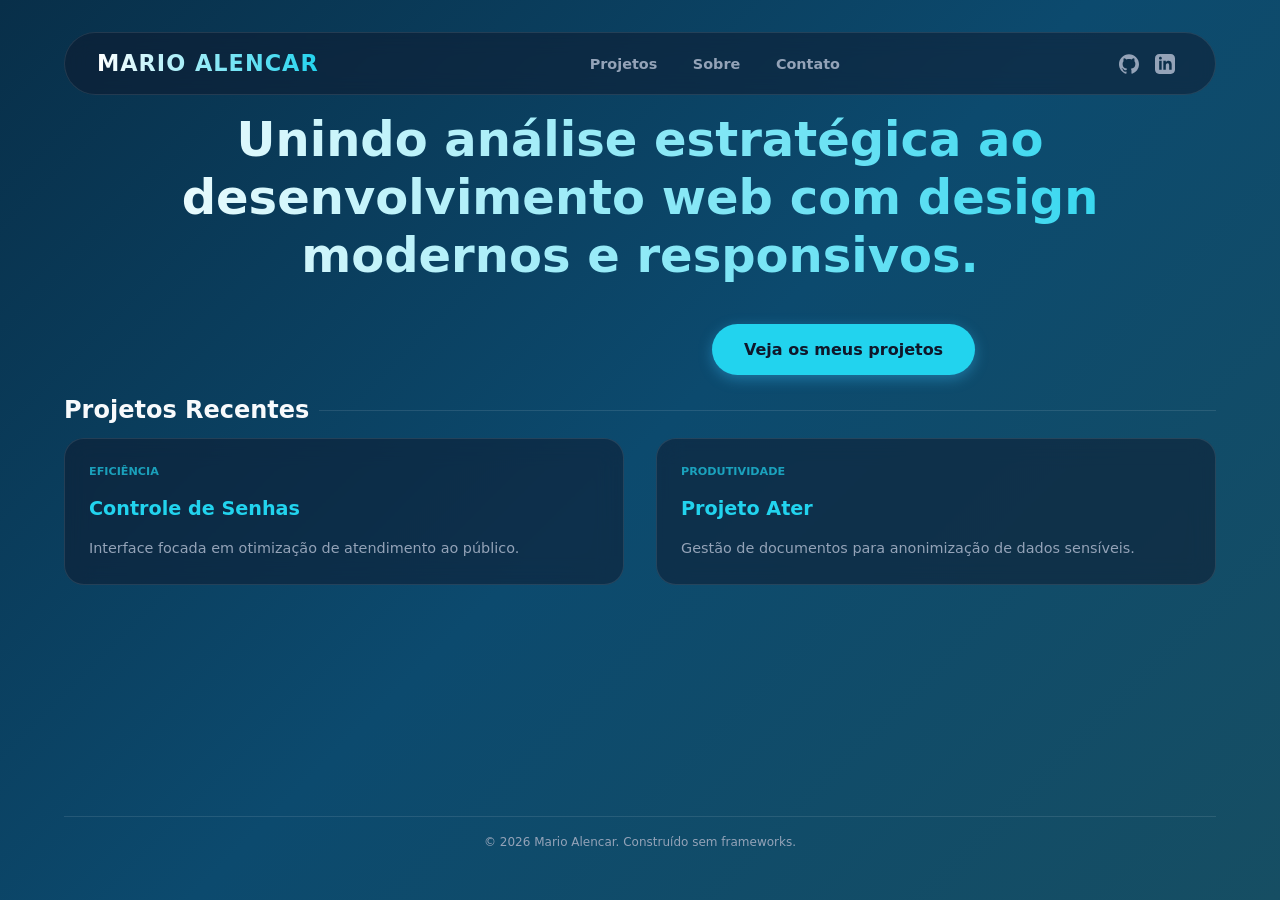
<file: index.html>
<!DOCTYPE html>
<html lang="pt-BR">
<head>
    <meta charset="UTF-8">
    <meta name="viewport" content="width=device-width, initial-scale=1.0">
    <link rel="stylesheet" href="style.css">
    
    <title>Portifólio - Mario Alencar</title>
    
</head>
<body>
    <div class="conteudo">
        <header>
            <div class="logo"><strong>Mario</strong> Alencar</div>
            <nav>
                <a href="#projetos-modal"><button>Projetos</button></a>
                <a href="#sobre-modal"><button>Sobre</button></a>
                <a href="#contato"><button>Contato</button></a>
            </nav>
            <div class="social-icons">
                <a href="https://github.com/marioalencar" target="_blank" class="social-link" title="GitHub">
                        <svg viewBox="0 0 24 24"><path d="M12 .297c-6.63 0-12 5.373-12 12 0 5.303 3.438 9.8 8.205 11.385.6.113.82-.258.82-.577 0-.285-.01-1.04-.015-2.04-3.338.724-4.042-1.61-4.042-1.61C4.422 18.07 3.633 17.7 3.633 17.7c-1.087-.744.084-.729.084-.729 1.205.084 1.838 1.236 1.838 1.236 1.07 1.835 2.809 1.305 3.495.998.108-.776.417-1.305.76-1.605-2.665-.3-5.466-1.332-5.466-5.93 0-1.31.465-2.38 1.235-3.22-.135-.303-.54-1.523.105-3.176 0 0 1.005-.322 3.3 1.23.96-.267 1.98-.399 3-.405 1.02.006 2.04.138 3 .405 2.28-1.552 3.285-1.23 3.285-1.23.645 1.653.24 2.873.12 3.176.765.84 1.23 1.91 1.23 3.22 0 4.61-2.805 5.625-5.475 5.92.42.36.81 1.096.81 2.22 0 1.606-.015 2.896-.015 3.286 0 .315.21.69.825.57C20.565 22.092 24 17.592 24 12.297c0-6.627-5.373-12-12-12"/></svg>
                </a>
                <a href="https://www.linkedin.com/in/mario-alencar-9182b4324/" target="_blank" class="social-link" title="LinkedIn">
                        <svg viewBox="0 0 24 24"><path d="M19 0h-14c-2.761 0-5 2.239-5 5v14c0 2.761 2.239 5 5 5h14c2.762 0 5-2.239 5-5v-14c0-2.761-2.238-5-5-5zm-11 19h-3v-11h3v11zm-1.5-12.268c-.966 0-1.75-.79-1.75-1.764s.784-1.764 1.75-1.764 1.75.79 1.75 1.764-.783 1.764-1.75 1.764zm13.5 12.268h-3v-5.604c0-3.368-4-3.113-4 0v5.604h-3v-11h3v1.765c1.396-2.586 7-2.777 7 2.476v6.759z"/></svg>
                </a>
            </div>
        </header>
        <main>
            <section class="hero">
                <h1>Unindo análise estratégica ao desenvolvimento web com design modernos e responsivos.</h1>
                <p></p>
                <a href="#projetos-modal" class="btn">Veja os meus projetos</a>
            </section>

            <section id="projetos-lista">
                <h2>Projetos Recentes</h2>
                <div class="projetos-grid">
                    <article class="card">
                        <span class="card-tag">Eficiência</span>
                        <h3>Controle de Senhas</h3>
                        <p>Interface focada em otimização de atendimento ao público.</p>
                    </article>
                    <article class="card">
                        <span class="card-tag">Produtividade</span>
                        <h3>Projeto Ater</h3>
                        <p>Gestão de documentos para anonimização de dados sensíveis.</p>
                    </article>
                </div>
            </section>
        </main>

        <footer>
           
            &copy; 2026 Mario Alencar. Construído sem frameworks.
        </footer>
    </div>

    
    <section id="contato">
        <a href="#" class="overlay-fechar"></a>
        <div class="modal-content">
            <div style="display: flex; justify-content: space-between; align-items: center; text-align: center; margin-bottom: 1.5rem;">
                <h2>Contato</h2>
                <a href="#" style="color: var(--text-dim); text-decoration: none; font-size: 1.5rem;">&times;</a>
            </div>
            <form action="#" method="POST" class="contato-form">
                <div class="form-group">
                    <label>Nome</label>
                    <input type="text" name="name" required>
                </div>
                <div class="form-group">
                    <label>E-mail</label>
                    <input type="email" name="email" required>
                </div>
                <div class="form-group">
                    <label>Mensagem</label>
                    <textarea rows="4" required></textarea>
                </div>
                <button type="submit" class="btn" style=" border: none;">Enviar Mensagem</button>
            </form>
            <a href="#" class="btn-fechar">Voltar</a>
        </div>
    </section>

    
    <section id="sobre-modal">
        <a href="#" class="overlay-fechar"></a>
        <div class="modal-content">
            <div style="display: flex; justify-content: space-between; align-items: center; margin-bottom: 1.5rem;">
                <h2 style="display:flex; text-align: center;">Sobre Mim</h2>
                <a href="#" style="color: var(--text-dim); text-decoration: none; font-size: 1.5rem;">&times;</a>
            </div>
            <div style="color: var(--text-dim); font-size: 1rem; line-height: 1.6;">
                <p style="margin-bottom: 1rem; text-align: justify;">Sou Mario Alencar, geógrafo e mestre interdisciplinar.</p>
                <p style="margin-bottom: 1rem;">Utilizo o meu background analítico para criar soluções digitais que não só funcionam bem, como resolvem problemas reais de utilizadores.</p>
                <p>O meu foco atual é o desenvolvimento de interfaces fluidas e seguras.</p>
            </div>
            <a href="#" class="btn-fechar">Voltar</a>
        </div>
    </section>

    
    <section id="projetos-modal">
        <a href="#" class="overlay-fechar"></a>
        <div class="modal-content">
            <div style="display: flex; justify-content: space-between; align-items: center; margin-bottom: 0.5rem;">
                <h2>Todos os Projetos</h2>
                <a href="#" style="color: var(--text-dim); text-decoration: none; font-size: 1.5rem;">&times;</a>
            </div>
            <div class="projeto-card" tabindex="0">
                    <h3>Controle de Senhas</h3>
                    <p>Interface focada em otimização de atendimento ao público.</p>
            </div>
            <div class="projeto-card" tabindex="0">
                    <h3>Ater</h3>
                    <p>Gestão de documentos para anonimização de dados sensíveis em consonância com a LGPD.</p>
            </div>
            <div class="projeto-card" tabindex="0">
                
                    <h3>Sumarta</h3>
                    <p>Gestor financeiro web e mobile.</p>
            </div>
            <div class="projeto-card" tabindex="0">
                    <h3>Pitiko</h3>
                    <p>Jogo de plataforma 2D, compartivel mobile.</p>
            </div>
            <a href="#" class="btn-fechar">Voltar</a>
        </div>
    </section>
</body>
</html>
</file>
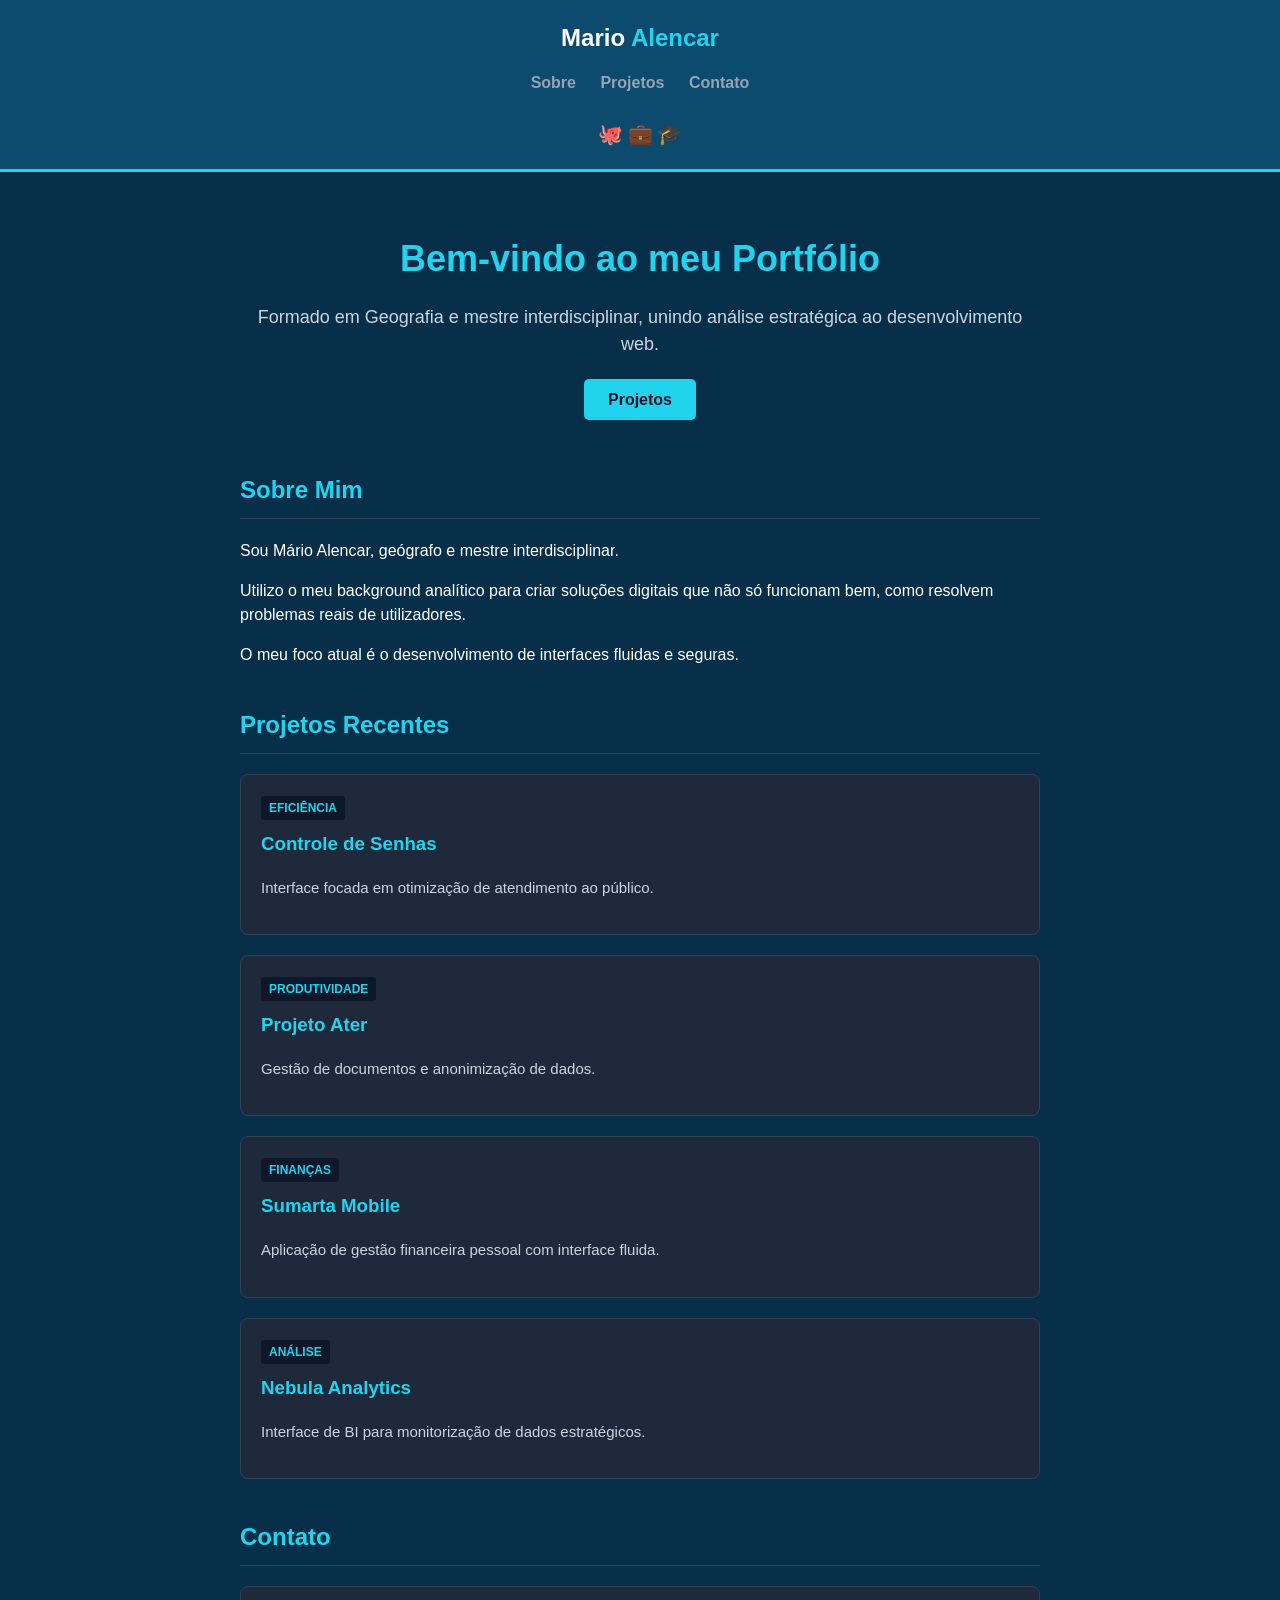
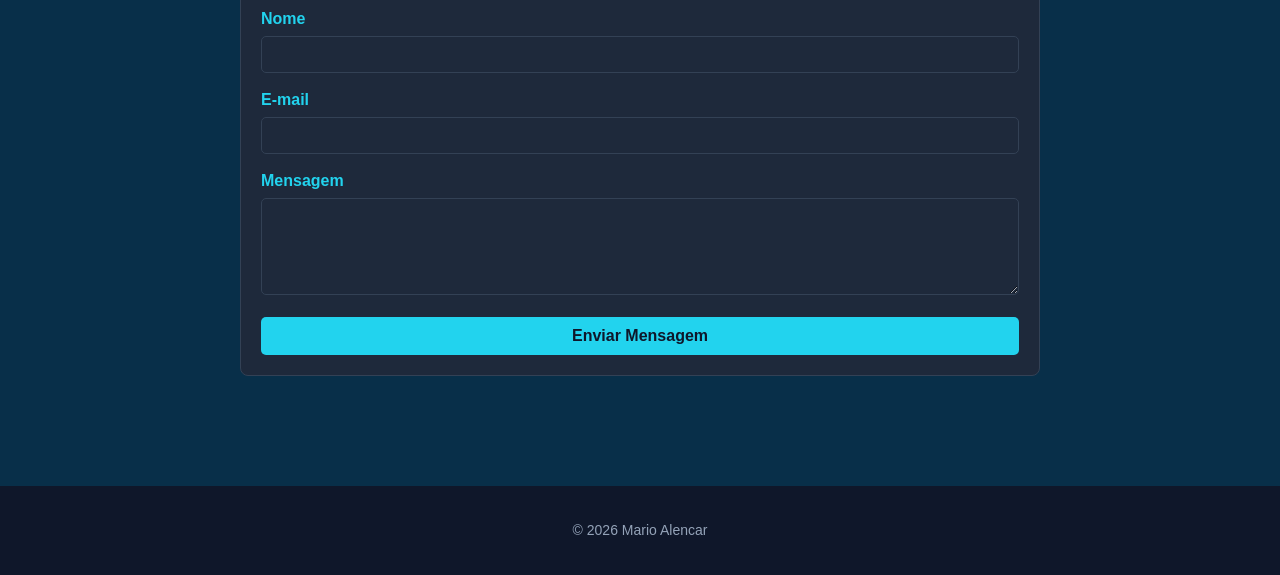
<file: index1.html>
<!DOCTYPE html>
<html lang="pt-BR">
<head>
    <meta charset="UTF-8">
    <meta name="viewport" content="width=device-width, initial-scale=1.0">
    <title>Portfólio - Mario Alencar</title>
    <style>
        /* CSS Básico - Sem variáveis, usando cores fixas */
        body {
            background-color: #082f49; /* Fundo azul escuro sólido, sem gradiente complexo */
            color: white;
            font-family: Arial, Helvetica, sans-serif;
            margin: 0;
            padding: 0;
            line-height: 1.5;
        }

        .container {
            width: 90%;
            max-width: 800px;
            margin: 0 auto; 
            padding-bottom: 50px;
        }

        /* Cabeçalho simples com Flexbox básico */
        header {
            background-color: #0c4a6e;
            padding: 20px;
            text-align: center;
            border-bottom: 3px solid #22d3ee;
        }

        .logo {
            font-size: 24px;
            font-weight: bold;
            margin-bottom: 15px;
        }

        .logo span {
            color: #22d3ee;
        }

        nav a {
            color: #94a3b8;
            text-decoration: none;
            margin: 0 10px;
            font-size: 16px;
            font-weight: bold;
        }

        nav a:hover {
            color: #22d3ee;
        }

        /* Seção principal centralizada */
        .hero {
            text-align: center;
            margin-top: 60px;
            margin-bottom: 60px;
        }

        .hero h1 {
            font-size: 36px; /* Tamanho fixo em pixels */
            color: #22d3ee;
            margin-bottom: 10px;
        }

        .hero p {
            font-size: 18px;
            color: #cbd5e1;
            margin-bottom: 30px;
        }

        /* Botão padrão */
        .btn {
            background-color: #22d3ee;
            color: #0f172a;
            padding: 12px 24px;
            text-decoration: none;
            border-radius: 5px;
            font-weight: bold;
        }

        .btn:hover {
            background-color: #06b6d4;
        }

        /* Títulos das seções */
        h2 {
            border-bottom: 1px solid #334155;
            padding-bottom: 10px;
            margin-top: 40px;
            color: #22d3ee;
        }

        .card {
            background-color: #1e293b;
            border: 1px solid #334155;
            padding: 20px;
            margin-bottom: 20px;
            border-radius: 8px;
        }

        .card h3 {
            margin-top: 0;
            color: #22d3ee;
        }

        .card p {
            color: #cbd5e1;
            font-size: 15px;
        }

        .card-tag {
            background-color: #0f172a;
            color: #22d3ee;
            padding: 3px 8px;
            font-size: 12px;
            border-radius: 3px;
            font-weight: bold;
            display: inline-block;
            margin-bottom: 10px;
        }

        /* Formulário */
        .form-group {
            margin-bottom: 15px;
        }

        label {
            display: block;
            margin-bottom: 5px;
            font-weight: bold;
            color: #22d3ee;
        }

        input, textarea {
            width: 100%;
            padding: 10px;
            border: 1px solid #334155;
            border-radius: 5px;
            background-color: #1e293b;
            color: white;
            box-sizing: border-box;
        }

        button.submit-btn {
            background-color: #22d3ee;
            color: #0f172a;
            padding: 10px 20px;
            border: none;
            border-radius: 5px;
            font-weight: bold;
            cursor: pointer;
            width: 100%;
            font-size: 16px;
        }

        button.submit-btn:hover {
            background-color: #06b6d4;
        }

        /* Rodapé */
        footer {
            background-color: #0f172a;
            text-align: center;
            padding: 20px;
            margin-top: 40px;
            font-size: 14px;
            color: #94a3b8;
        }
    </style>
</head>
<body>

    <!-- Cabeçalho -->
    <header>
        <div class="logo">Mario <span>Alencar</span></div>
        <nav>
            <a href="#sobre">Sobre</a>
            <a href="#projetos">Projetos</a>
            <a href="#contato">Contato</a>
        </nav>
        <br>
        <div>
        
            <a href="https://github.com/marioalencar" target="_blank" style="text-decoration: none; font-size: 20px;">🐙</a>
            <a href="https://linkedin.com/in/marioalencar" target="_blank" style="text-decoration: none; font-size: 20px;">💼</a>
            <a href="http://lattes.cnpq.br/seu-id-aqui" target="_blank" style="text-decoration: none; font-size: 20px;">🎓</a>
        </div>
    </header>

    <div class="container">
        <!-- Hero Section -->
        <section class="hero">
            <h1>Bem-vindo ao meu Portfólio</h1>
            <p>Formado em Geografia e mestre interdisciplinar, unindo análise estratégica ao desenvolvimento web.</p>
            <a href="#projetos" class="btn">Projetos</a>
        </section>

        <!-- Seção Sobre Mim em vez de Modal -->
        <section id="sobre">
            <h2>Sobre Mim</h2>
            <p>Sou Mário Alencar, geógrafo e mestre interdisciplinar.</p>
            <p>Utilizo o meu background analítico para criar soluções digitais que não só funcionam bem, como resolvem problemas reais de utilizadores.</p>
            <p>O meu foco atual é o desenvolvimento de interfaces fluidas e seguras.</p>
        </section>

        <!-- Lista de Projetos (Empilhados, sem carrossel) -->
        <section id="projetos">
            <h2>Projetos Recentes</h2>
            
            <div class="card">
                <span class="card-tag">EFICIÊNCIA</span>
                <h3>Controle de Senhas</h3>
                <p>Interface focada em otimização de atendimento ao público.</p>
            </div>

            <div class="card">
                <span class="card-tag">PRODUTIVIDADE</span>
                <h3>Projeto Ater</h3>
                <p>Gestão de documentos e anonimização de dados.</p>
            </div>

            <div class="card">
                <span class="card-tag">FINANÇAS</span>
                <h3>Sumarta Mobile</h3>
                <p>Aplicação de gestão financeira pessoal com interface fluida.</p>
            </div>

            <div class="card">
                <span class="card-tag">ANÁLISE</span>
                <h3>Nebula Analytics</h3>
                <p>Interface de BI para monitorização de dados estratégicos.</p>
            </div>
        </section>

        <!-- Formulário de Contato na própria página, sem modal -->
        <section id="contato">
            <h2>Contato</h2>
            <div class="card">
                <form action="https://formspree.io/f/seu-id" method="POST">
                    <div class="form-group">
                        <label>Nome</label>
                        <input type="text" name="name" required>
                    </div>
                    
                    <div class="form-group">
                        <label>E-mail</label>
                        <input type="email" name="email" required>
                    </div>
                    
                    <div class="form-group">
                        <label>Mensagem</label>
                        <textarea name="message" rows="5" required></textarea>
                    </div>
                    
                    <button type="submit" class="submit-btn">Enviar Mensagem</button>
                </form>
            </div>
        </section>
    </div>

    <!-- Rodapé -->
    <footer>
        <p>&copy; 2026 Mario Alencar</p>
    </footer>

</body>
</html>
</file>
<file: style.css>
/* Variaveis Globais */

        :root {
            --bg-gradient: linear-gradient(135deg, #082f49 0%, #0c4a6e 50%, #164e63 100%);
            --text-main: #f8fafc;
            --text-dim: #94a3b8;
            --accent: #22d3ee;
            --glass-bg: rgba(15, 23, 42, 0.5);
            --glass-border: rgba(255, 255, 255, 0.1);
            --card-shadow: 0 10px 30px -10px rgba(0, 0, 0, 0.5);
        }

        /* Reset */
        * {
            margin: 0;
            padding: 0;
            box-sizing: border-box;
            font-family: 'Inter', system-ui, -apple-system, sans-serif;
        }

        @keyframes fadeIn {
            from { opacity: 0; transform: translateY(10px); }
            to { opacity: 1; transform: translateY(0); }
        }

        body {
            background: var(--bg-gradient);
            color: var(--text-main);
            line-height: 1.6;
            height: 100vh;
            overflow: hidden;
            display: flex;
            justify-content: center; 
        }


        .conteudo {
            width: 100%;
            max-width: 1200px;
            height: 100%; 
            display: flex;
            flex-direction: column;
            padding: 1rem; 
            animation: fadeIn 0.8s ease-out;
        }

        /* cabeçalho e Nav */

        header {
            display: flex;
            flex-direction: column; 
            align-items: center;
            justify-content: space-between;
            padding: 1.5rem;
            background: var(--glass-bg);
            backdrop-filter: blur(10px);
            border: 1px solid var(--glass-border);
            border-radius: 20px;
            gap: 1.5rem;
            flex-shrink: 0;
        }

        .logo {
            font-size: 1.4rem;
            letter-spacing: 1px;
            text-transform: uppercase;
            font-weight: bold;
            background: linear-gradient(to right, #fff, var(--accent));
            -webkit-background-clip: text;
            -webkit-text-fill-color: transparent;
            background-clip: text;
        }

        nav {
            display: flex;
            gap: 0.5rem;
            flex-wrap: wrap;
            justify-content: center;
        }

        nav button {
            background: transparent;
            border: 1px solid transparent;
            color: var(--text-dim);
            padding: 0.5rem 0.8rem;
            cursor: pointer;
            border-radius: 8px;
            font-weight: 600;
            transition: 0.3s;
            font-size: 0.9rem;
        }

        nav button:hover {
            color: var(--accent);
            background: rgba(56, 189, 248, 0.1);
        }

        /* Hero */
        .hero {
            display: flex;
            flex-direction: column;
            align-items: center;
            justify-content: center;
            text-align: center;
            flex-shrink: 0;
        }

        h1 {
            text-align: center;
            font-size: clamp(1.2rem, 4vw, 3rem);
            line-height: 1.2;
            margin-bottom: 0.5rem;
            font-weight: 700;
            background: linear-gradient(to right, #fff, var(--accent));
            -webkit-background-clip: text;
            -webkit-text-fill-color: transparent;
            background-clip: text;
        }

        .hero p {
            font-size: clamp(1rem, 3vw, 1.1rem);
            color: var(--text-dim);
            max-width: 750px;
            margin: 0 auto 2rem;
        }

        .btn {
            display: inline-block;
            flex: auto;
            background: var(--accent);
            color: #0f172a;
            padding: 0.8rem 2rem;
            margin-left: 20px;
            text-decoration: none;
            border-radius: 50px;
            font-weight: 700;
            box-shadow: 0 4px 14px 0 rgba(56, 189, 248, 0.39);
            transition: 0.3s cubic-bezier(0.4, 0, 0.2, 1);
        }

        .btn:hover {
            transform: scale(1.05);
            box-shadow: 0 6px 20px rgba(56, 189, 248, 0.45);
        }

        /* Grid projetos */
        h2 {
            font-size: 1.5rem;
            margin-bottom: 0.5rem;
            display: flex;
            align-items: center;
            gap: 10px;
        }

        h2::after {
            content: "";
            height: 1px;
            flex-grow: 1;
            background: var(--glass-border);
        }

        .projetos-grid {
            display: grid;
            grid-template-columns: repeat(auto-fit, minmax(250px, 1fr));
            gap: 1.5rem;
        }

        .card {
            background: var(--glass-bg);
            backdrop-filter: blur(12px);
            border: 1px solid var(--glass-border);
            padding: 1.5rem;
            border-radius: 20px;
            transition: 0.4s;
            display: flex;
            flex-direction: column;
            gap: 0.8rem;
        }

        .card:hover {
            transform: translateY(-5px);
            border-color: var(--accent);
            background: rgba(30, 41, 59, 0.7);
        }

        .projetos-grid:has(.card:hover) .card:not(:hover) {
            opacity: 0.5;
            filter: grayscale(50%);
        }

        .card h3 { color: var(--accent); font-size: 1.2rem; }
        .card p { color: var(--text-dim); font-size: 0.9rem; }

        .card-tag {
            font-size: 0.7rem;
            text-transform: uppercase;
            font-weight: 700;
            color: var(--accent);
            opacity: 0.7;
        }

        main {
            flex: 1; 
            overflow-y: auto; 
            padding-bottom: 1rem;
            scrollbar-width: thin;
            scrollbar-color: var(--accent) transparent;
        }

        main::-webkit-scrollbar { width: 2px; }
        main::-webkit-scrollbar-track { background: transparent; }
        main::-webkit-scrollbar-thumb { background: var(--glass-border); border-radius: 10px; }

        /* Rodapé Fixo e icones redes*/
        
        .social-icons {
            display: flex;
            justify-content: center;
            gap: 1rem;
            align-items: center;
            margin: 0 0.5rem;
        }

        .social-link {
            color: var(--text-dim);
            transition: 0.3s;
            display: flex;
            align-items: center;
        }

        .social-link:hover {
            color: var(--accent);
            transform: translateY(-2px);
        }

        .social-link svg {
            width: 20px;
            height: 20px;
            fill: currentColor;
        }
        footer {
            padding: 1rem 0;
            text-align: center;
            border-top: 1px solid var(--glass-border);
            color: var(--text-dim);
            font-size: 0.75rem;
            flex-shrink: 0;
        }

        /* Modais sobrepostos */
        #contato, #projetos-modal, #sobre-modal {
            visibility: hidden;
            opacity: 0;
            position: fixed;
            top: 0;
            left: 0;
            width: 100vw;
            height: 100vh;
            background: rgba(15, 23, 42, 0.9);
            backdrop-filter: blur(8px);
            z-index: 1000;
            display: flex;
            justify-content: center;
            align-items: center;
            padding: 1rem;
            transition: 0.3s ease;
        }

        #contato:target, #projetos-modal:target, #sobre-modal:target {
            visibility: visible;
            opacity: 1;
        }

        .overlay-fechar {
            position: absolute;
            top: 0;
            left: 0;
            width: 100%;
            height: 100%;
        }

        .modal-content {
            position: relative;
            z-index: 1001;
            width: 100%;
            max-width: 800px;
            max-height: 800px;
            background: #121214;
            border: 1px solid var(--glass-border);
            padding: 0.5rem;
            border-radius: 20px;
            max-height: 90vh; 
            overflow-y: auto;
            transform: translateY(20px);
            transition: 0.4s cubic-bezier(0.175, 0.885, 0.32, 1.275);
            scrollbar-width: thin;
            scrollbar-color: var(--accent) transparent;
        }
        
        .modal-content::-webkit-scrollbar-track { background: transparent; }
        .modal-content::-webkit-scrollbar-thumb { background: var(--glass-border); border-radius: 10px; }
        .modal-content::-webkit-scrollbar { width: 1px; }

        .projeto-card {
            background: var(--glass-bg);
            backdrop-filter: blur(12px);
            border: 1px solid var(--glass-border);
            padding: 1.0rem;
            border-radius: 20px;
            transition: all 0.3s cubic-bezier(0.4, 0, 0.2, 1);
            display: flex;
            flex-direction: column;
            gap: 0.5rem;
            cursor: pointer;
            outline: none;
            margin-bottom: 1rem;
        }

        .projeto-card h3 { color: var(--accent); font-size: 1.2rem; }
        .projeto-card p { color: var(--text-dim); font-size: 0.9rem; }

        .projeto-card:hover, 
        .projeto-card:focus {
            transform: translateY(-8px); 
            border-color: var(--accent);
            background: rgba(255, 255, 255, 0.05);
            box-shadow: 0 10px 20px rgba(27, 25, 25, 0.2), 
                0 0 0 3px rgba(34, 211, 238, 0.2);
        } 

        .projeto-card:active {
            transform: translateY(-2px) scale(0.98);
        }
       
        #contato:target .modal-content, 
        #projetos-modal:target .modal-content,
        #sobre-modal:target .modal-content {
            transform: translateY(0);
        }

        /* Formulário de Contato */
        .contato-form { display: flex; flex-direction: column; gap: 1rem; }
        .form-group { display: flex; flex-direction: column; gap: 0.4rem; text-align: left; }
        .form-group label { font-size: 0.75rem; color: var(--accent); font-weight: 700; text-transform: uppercase; }
        .form-group input, .form-group textarea {
            background: rgba(255, 255, 255, 0.05);
            border: 1px solid var(--glass-border);
            border-radius: 8px;
            padding: 0.7rem;
            color: var(--text-main);
            width: 100%;
        }

        /* USO DO :FOCUS EM INPUTS */
        .form-group input:focus, 
        .form-group textarea:focus {
            border-color: var(--accent);
            background: rgba(255, 255, 255, 0.1);
            box-shadow: 0 0 0 4px rgba(34, 211, 238, 0.2);
        }
        .btn-fechar {
            display: block;
            margin-top: 1rem;
            color: var(--text-dim);
            font-size: 1.1rem;
            text-align: center;
            text-decoration: none;
        }

        .btn-fechar:hover {
            transform: scale(1.02);
            box-shadow: 0 6px 20px rgba(56, 189, 248, 0.45);
        }

        /* --- MOBILE --- */

        /* Dispositivos pequenos (até 480px) */
        @media (max-width: 480px) {
            .conteudo { padding: 0.5rem; }
            header { padding: 1rem; gap: 1rem; }
            nav { gap: 0.25rem; }
            nav button { padding: 0.4rem 0.6rem; font-size: 0.8rem; }
            .hero h1 { font-size: 1.8rem; }
            .card { padding: 1rem; }
            .modal-content { padding: 0.5rem; }
        }

        /* Tablets e Desktop inicial (a partir de 768px) */
        @media (min-width: 768px) {
            header { 
                flex-direction: row; 
                border-radius: 50px; 
                padding: 0.8rem 2rem;
            }
            .hero { 
                align-items: flex-start; 
                text-align: left; 
                padding: 2rem 0; 
            }
            .hero p { margin: 0 0 2rem 0; }
            .conteudo { padding: 2rem 1.5rem; }
            .btn { margin-left: 72vh; }
        }

        /* Desktop grande (a partir de 1024px) */
        @media (min-width: 1024px) {
            .hero { padding: 1rem 0; }
            .projetos-grid {
                /* Evita que os cartões fiquem excessivamente largos; fixa o layout em colunas */
                grid-template-columns: repeat(auto-fit, minmax(150px, 1fr));
                gap: 2rem;
            }}
</file>
